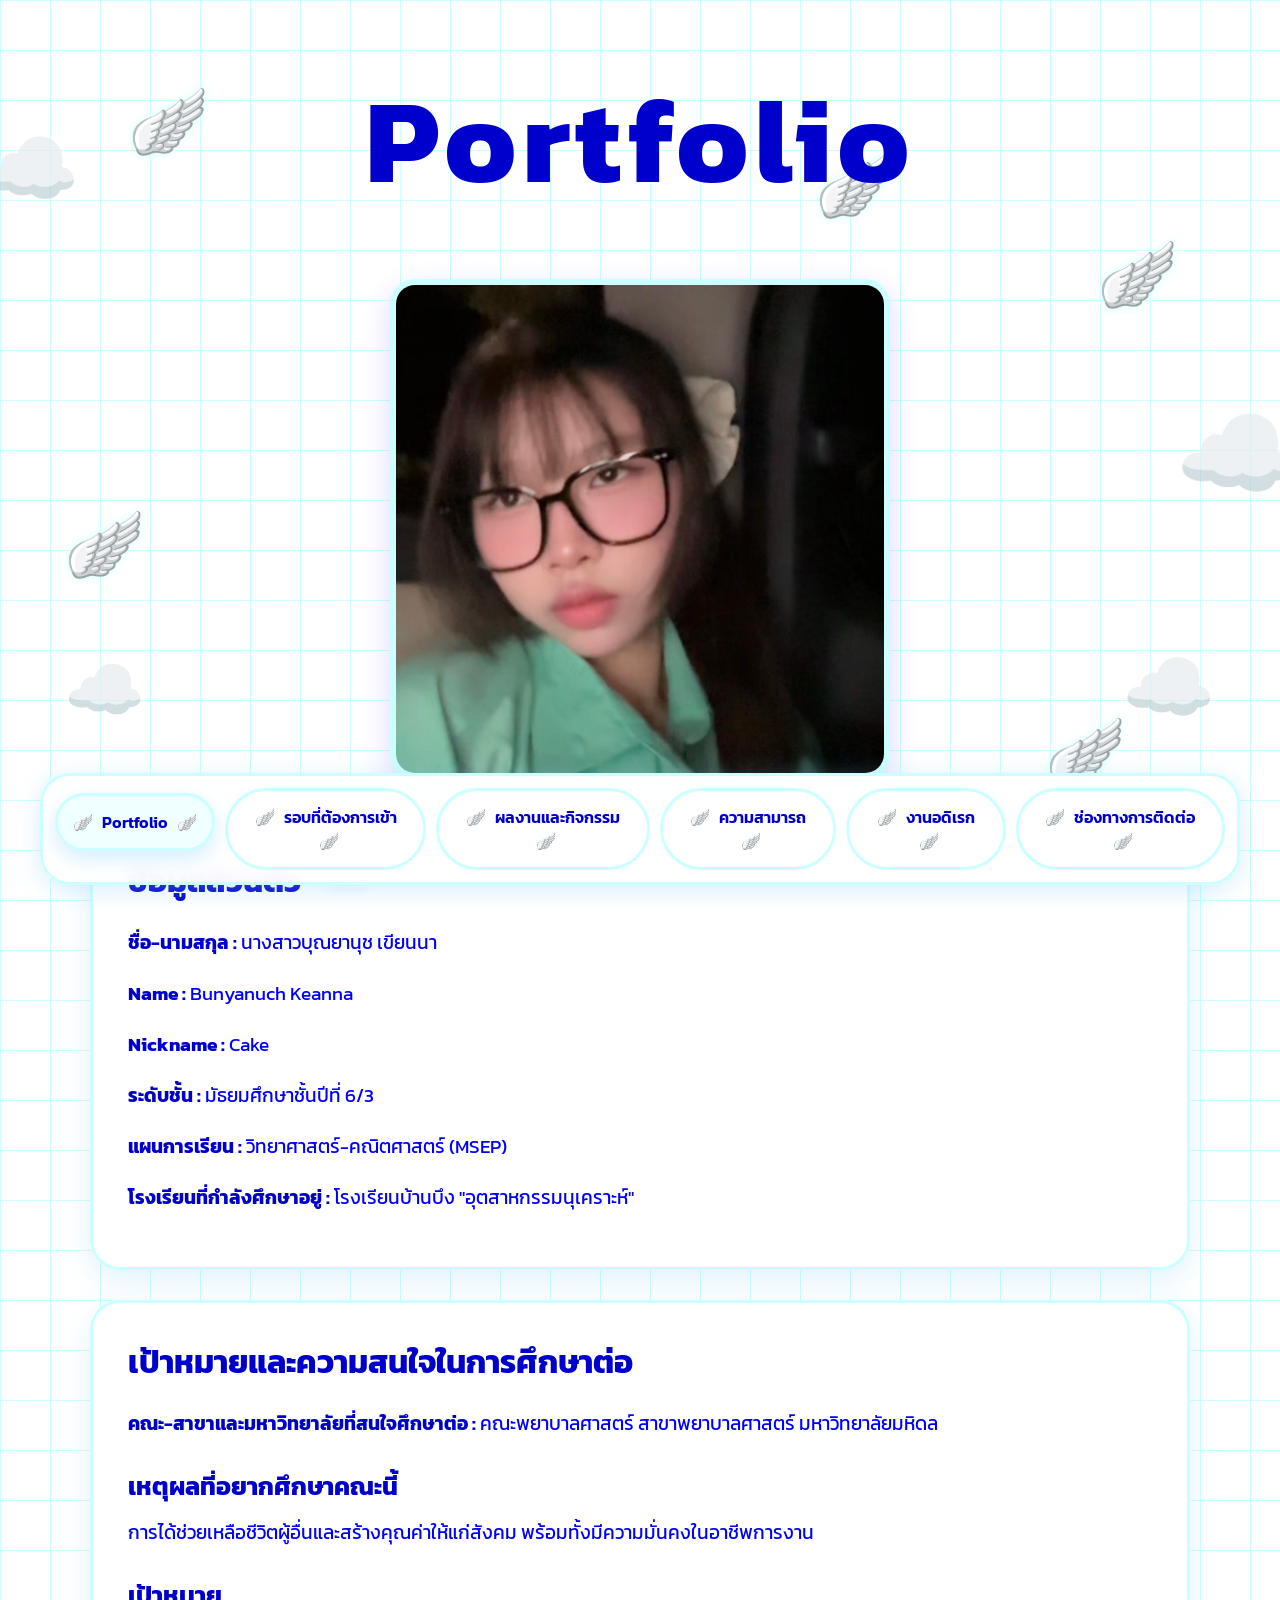
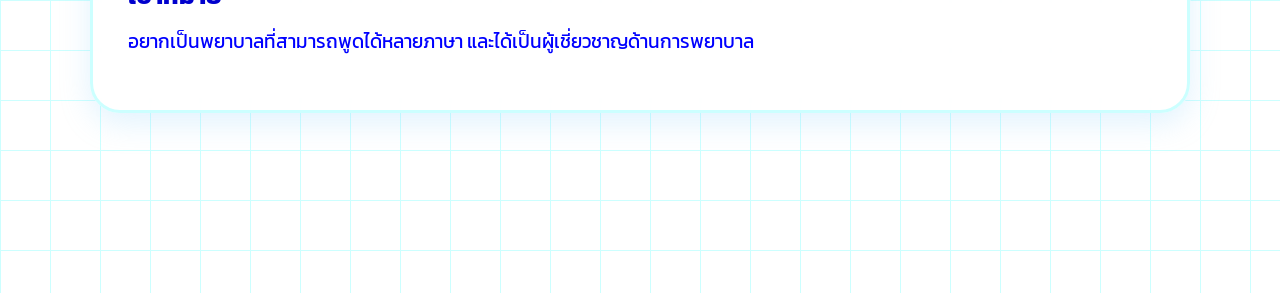
<file: index.html>
<!DOCTYPE html>
<html lang="th">

<head>
    <meta charset="UTF-8">
    <meta name="viewport" content="width=device-width, initial-scale=1.0">

    <title>Portfolio | Bunyanuch Keanna</title>

    <link rel="preconnect" href="https://fonts.googleapis.com">
    <link rel="preconnect" href="https://fonts.gstatic.com" crossorigin>

    <link
        href="https://fonts.googleapis.com/css2?family=Kanit:wght@300;400;500;600;700&display=swap"
        rel="stylesheet"
    >

    <link rel="stylesheet" href="style.css">
</head>

<body>

    <!-- ปีกนางฟ้า -->
    <div class="wing wing1">🪽</div>
    <div class="wing wing2">🪽</div>
    <div class="wing wing3">🪽</div>
    <div class="wing wing4">🪽</div>
    <div class="wing wing5">🪽</div>
    <div class="wing wing6">🪽</div>

    <!-- เมฆ -->
    <div class="cloud cloud1">☁️</div>
    <div class="cloud cloud2">☁️</div>
    <div class="cloud cloud3">☁️</div>
    <div class="cloud cloud4">☁️</div>


    <main class="page">

        <div class="content">

            <h1 class="main-title">
                Portfolio
            </h1>


            <!-- รูป Portfolio -->
            <img
                src="images/profile.jpg"
                alt="รูป Portfolio"
                class="profile-image"
            >


            <!-- ข้อมูลส่วนตัว -->
            <div class="box">

                <h2>ข้อมูลส่วนตัว</h2>

                <p>
                    <strong>ชื่อ-นามสกุล :</strong>
                    นางสาวบุณยานุช เขียนนา
                </p>

                <p>
                    <strong>Name :</strong>
                    Bunyanuch Keanna
                </p>

                <p>
                    <strong>Nickname :</strong>
                    Cake
                </p>

                <p>
                    <strong>ระดับชั้น :</strong>
                    มัธยมศึกษาชั้นปีที่ 6/3
                </p>

                <p>
                    <strong>แผนการเรียน :</strong>
                    วิทยาศาสตร์-คณิตศาสตร์ (MSEP)
                </p>

                <p>
                    <strong>โรงเรียนที่กำลังศึกษาอยู่ :</strong>
                    โรงเรียนบ้านบึง "อุตสาหกรรมนุเคราะห์"
                </p>

            </div>


            <!-- เป้าหมาย -->
            <div class="box">

                <h2>
                    เป้าหมายและความสนใจในการศึกษาต่อ
                </h2>

                <p>
                    <strong>
                        คณะ-สาขาและมหาวิทยาลัยที่สนใจศึกษาต่อ :
                    </strong>

                    คณะพยาบาลศาสตร์
                    สาขาพยาบาลศาสตร์
                    มหาวิทยาลัยมหิดล
                </p>


                <h3>
                    เหตุผลที่อยากศึกษาคณะนี้
                </h3>

                <p>
                    การได้ช่วยเหลือชีวิตผู้อื่นและสร้างคุณค่าให้แก่สังคม
                    พร้อมทั้งมีความมั่นคงในอาชีพการงาน
                </p>


                <h3>
                    เป้าหมาย
                </h3>

                <p>
                    อยากเป็นพยาบาลที่สามารถพูดได้หลายภาษา
                    และได้เป็นผู้เชี่ยวชาญด้านการพยาบาล
                </p>

            </div>

        </div>

    </main>


    <!-- เมนู -->
    <nav class="bottom-nav">

        <a href="index.html" class="nav-button active">
            Portfolio
        </a>

        <a href="round.html" class="nav-button">
            รอบที่ต้องการเข้า
        </a>

        <a href="portfolio.html" class="nav-button">
            ผลงานและกิจกรรม
        </a>

        <a href="skills.html" class="nav-button">
            ความสามารถ
        </a>

        <a href="hobby.html" class="nav-button">
            งานอดิเรก
        </a>

        <a href="contact.html" class="nav-button">
            ช่องทางการติดต่อ
        </a>

    </nav>

</body>
</html>
</file>
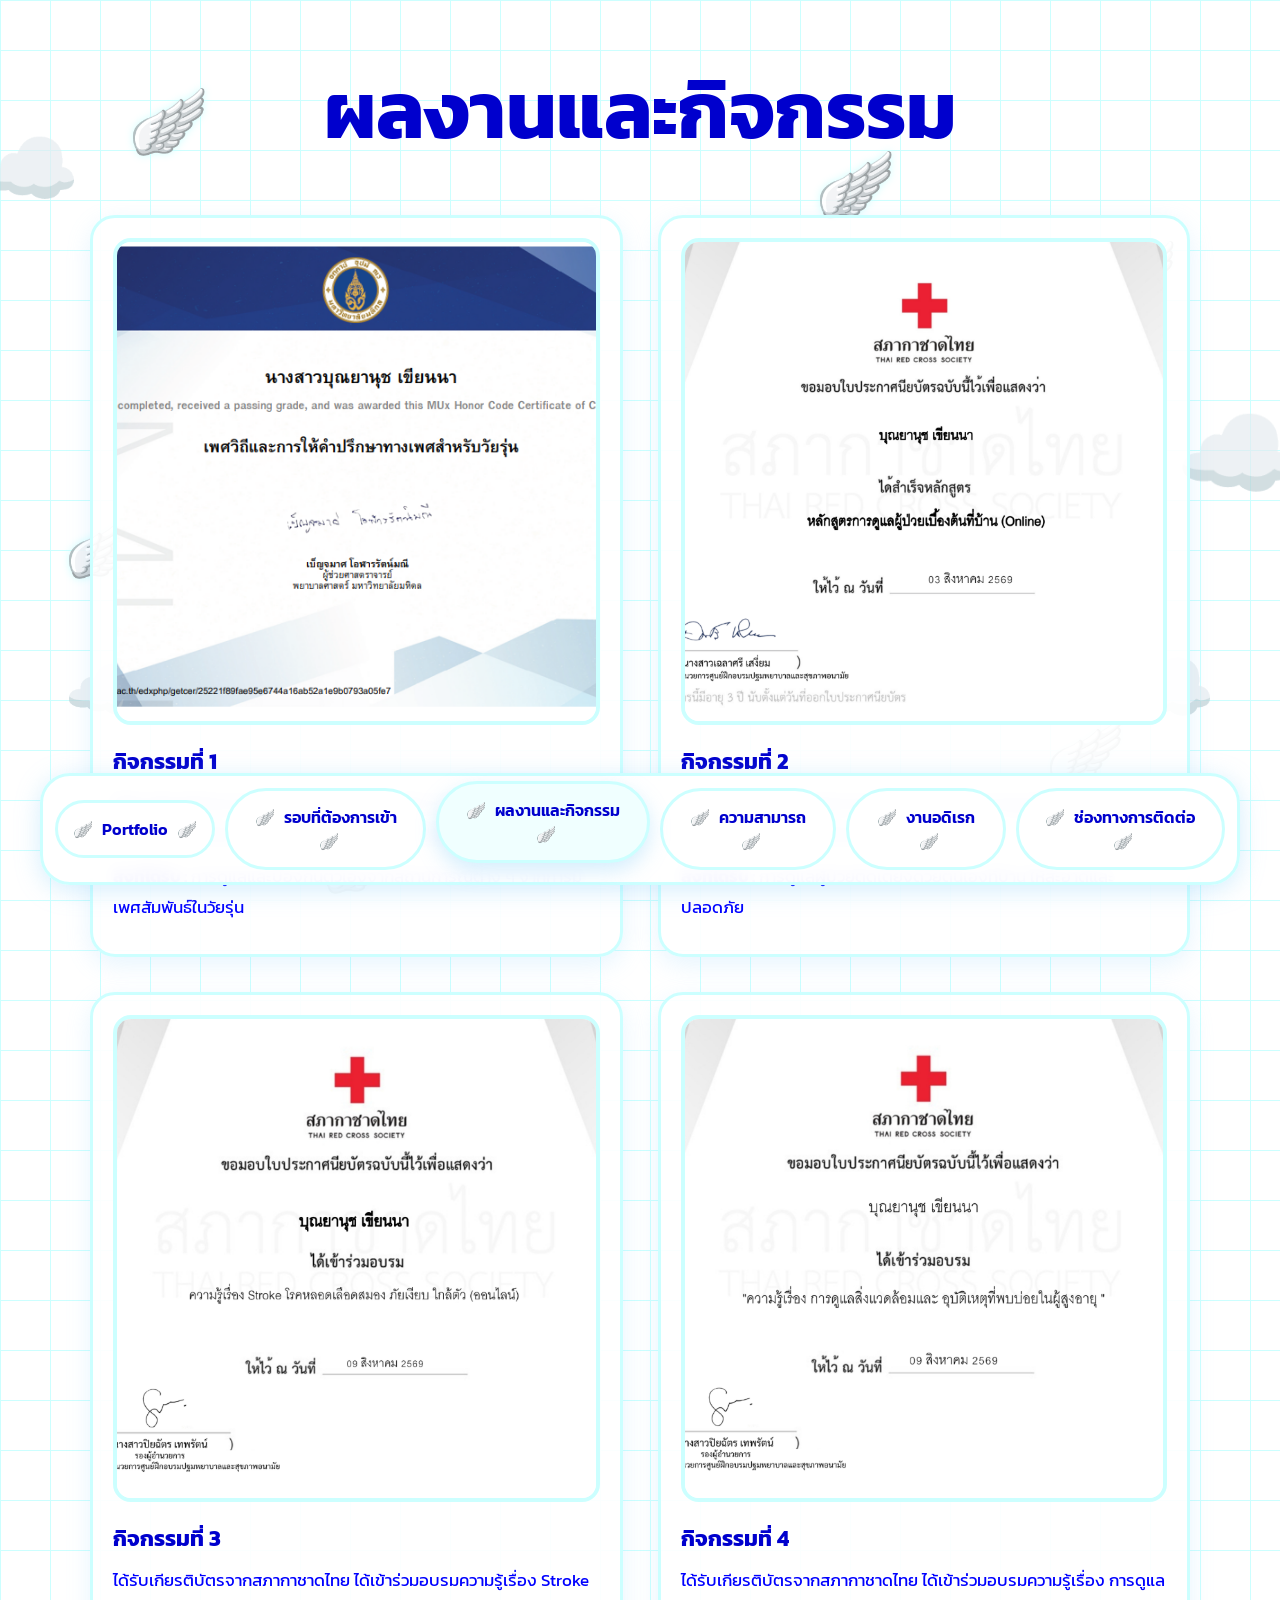
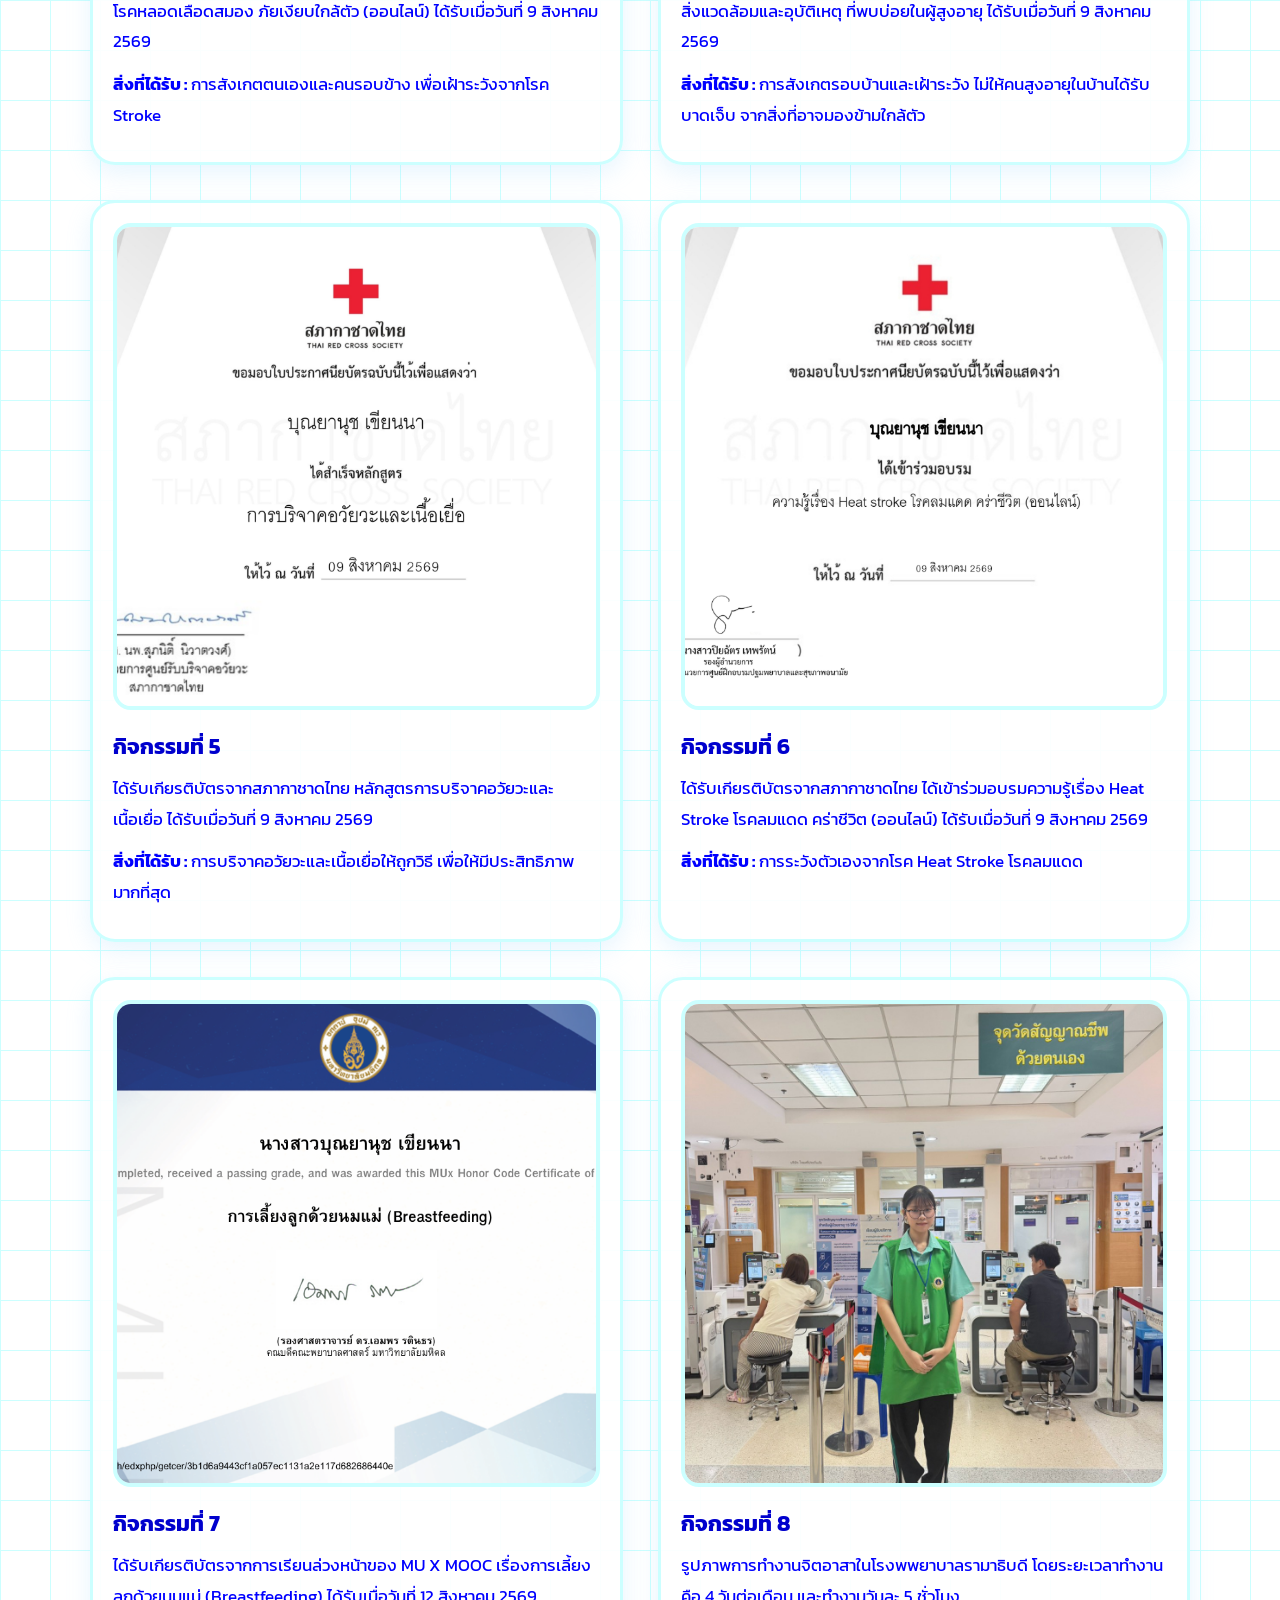
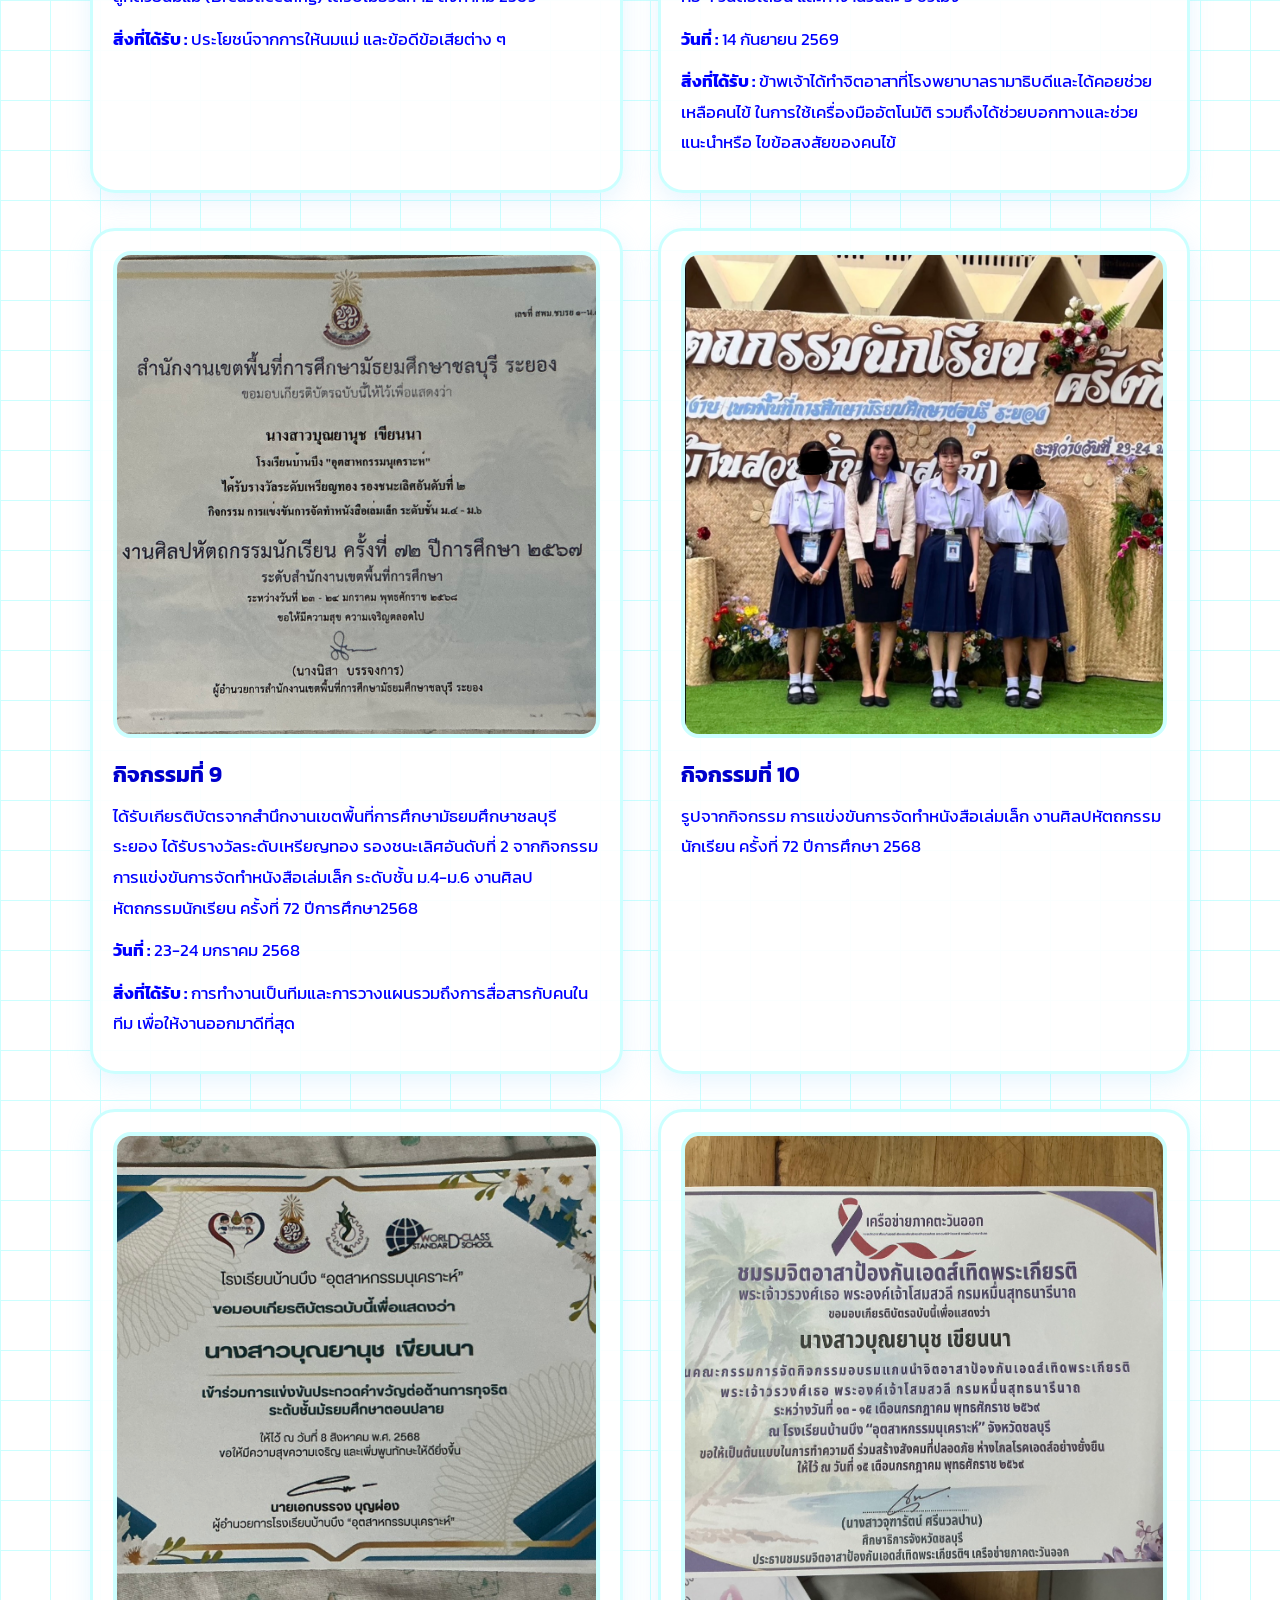
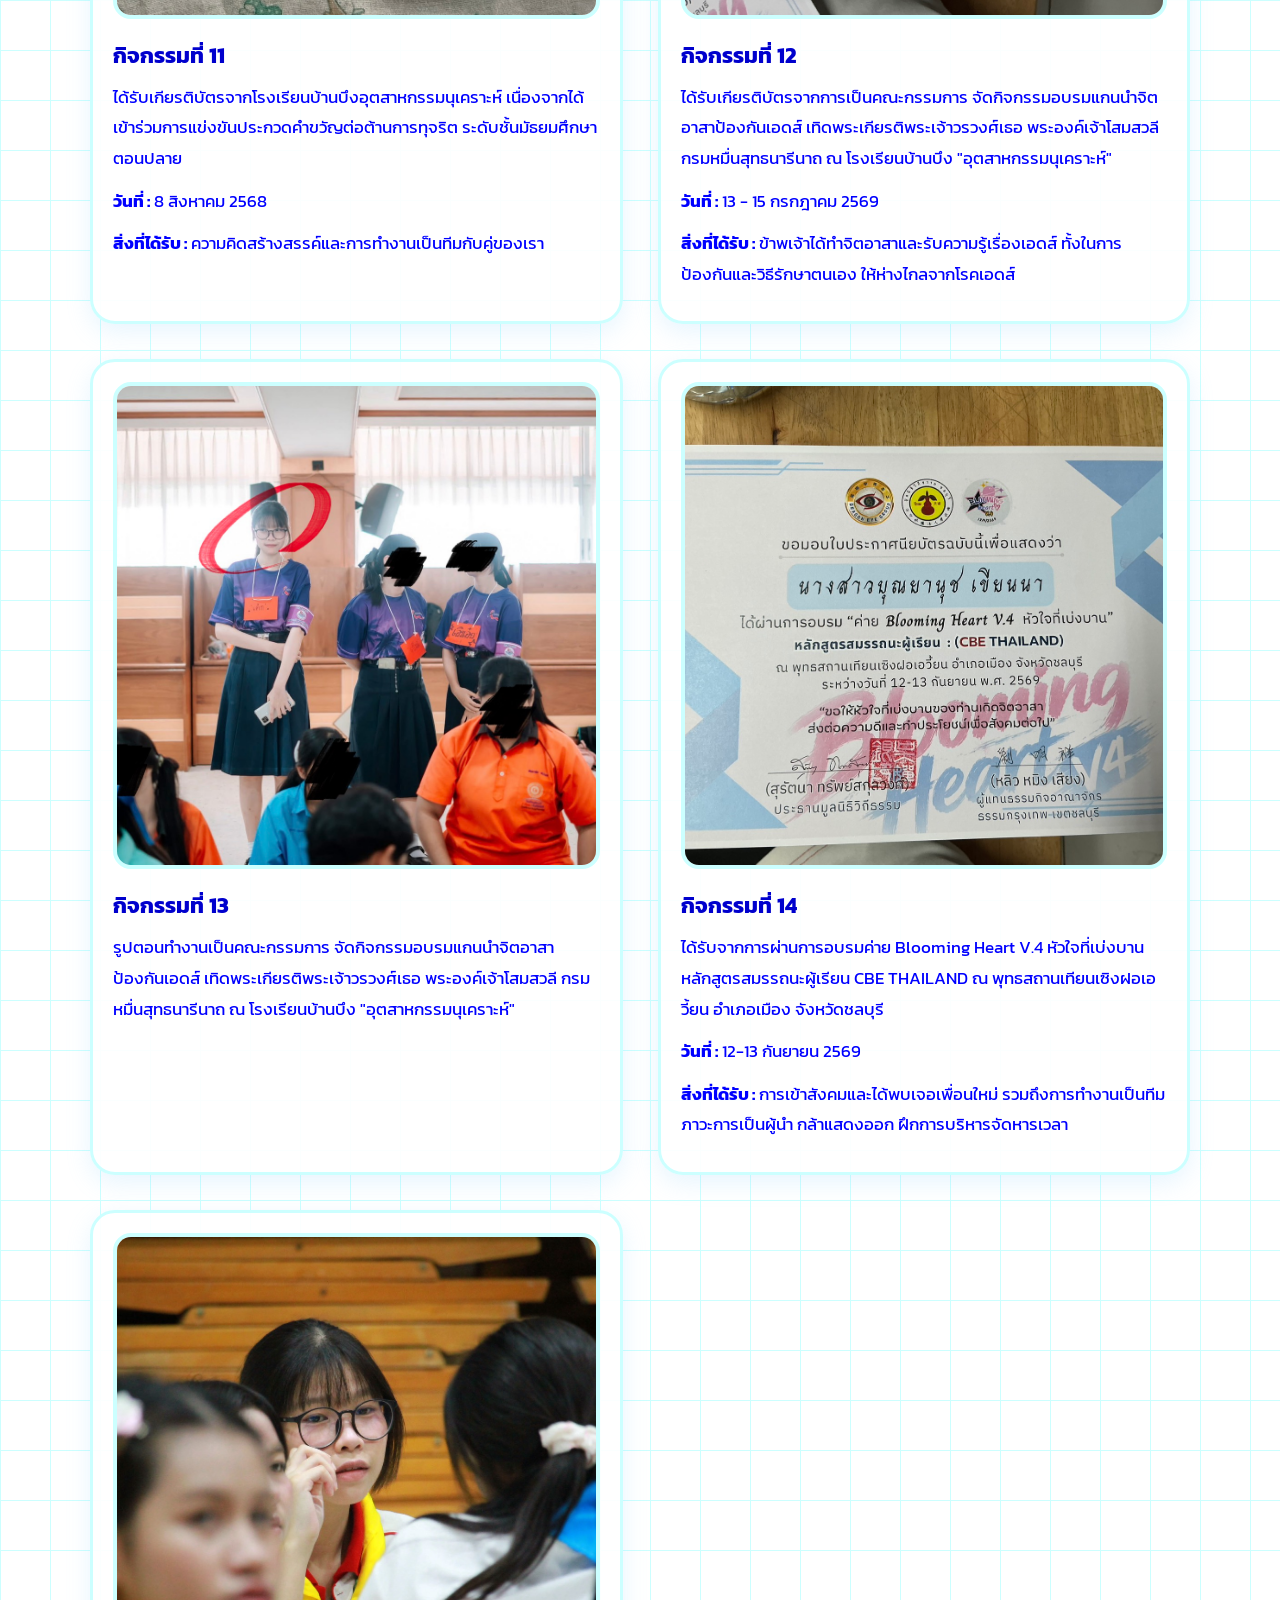
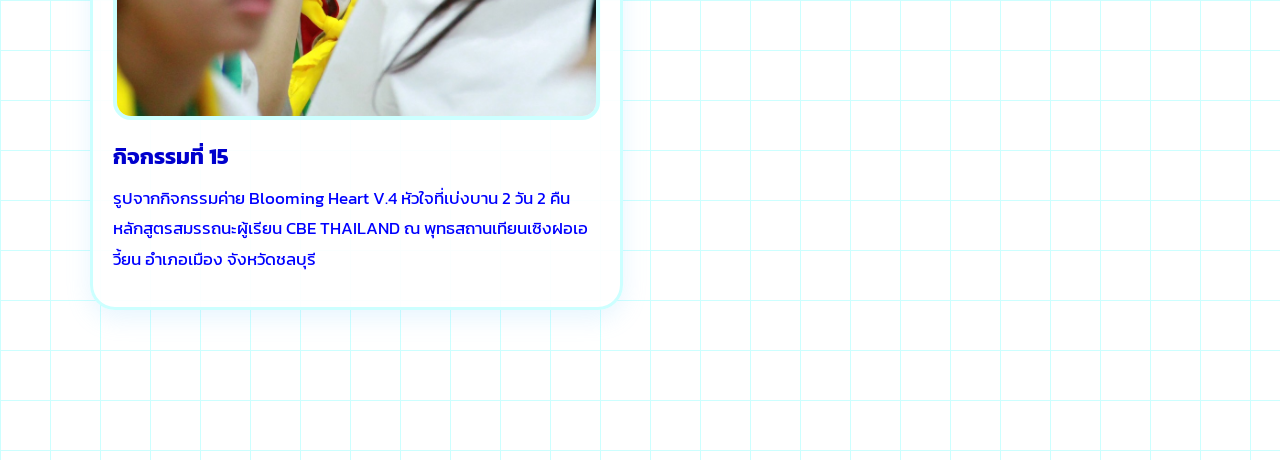
<file: portfolio.html>
<!DOCTYPE html>
<html lang="th">

<head>

    <meta charset="UTF-8">

    <meta
        name="viewport"
        content="width=device-width, initial-scale=1.0"
    >

    <title>ผลงานและกิจกรรม | Bunyanuch</title>

    <link
        href="https://fonts.googleapis.com/css2?family=Kanit:wght@300;400;500;600;700&display=swap"
        rel="stylesheet"
    >

    <link rel="stylesheet" href="style.css">

</head>


<body>

    <!-- ตกแต่ง -->
    <div class="wing wing1">🪽</div>
    <div class="wing wing2">🪽</div>
    <div class="wing wing3">🪽</div>
    <div class="wing wing4">🪽</div>
    <div class="wing wing5">🪽</div>
    <div class="wing wing6">🪽</div>

    <div class="cloud cloud1">☁️</div>
    <div class="cloud cloud2">☁️</div>
    <div class="cloud cloud3">☁️</div>
    <div class="cloud cloud4">☁️</div>


    <main class="page">

        <div class="content">

            <h1 class="page-title">
                ผลงานและกิจกรรม
            </h1>


            <div class="works-grid">


                <!-- ผลงาน 1 -->
                <div class="work-card">

                    <img
                        src="images/work1.jpg"
                        alt="MU X MOOC เพศวิถี"
                        class="work-image"
                    >

                    <h3>
                        กิจกรรมที่ 1
                    </h3>

                    <p>
                        ได้รับเกียรติบัตรจากการเรียนล่วงหน้าของ
                        MU X MOOC เรื่องเพศวิถีและการให้คำปรึกษา
                        ทางเพศสำหรับวัยรุ่น
                        ได้รับเมื่อวันที่ 11 สิงหาคม 2569
                    </p>

                    <p>
                        <strong>สิ่งที่ได้รับ :</strong>
                        การดูแลและป้องกันตัวเองจากสถานการณ์ต่าง ๆ
                        จากการมีเพศสัมพันธ์ในวัยรุ่น
                    </p>

                </div>


                <!-- ผลงาน 2 -->
                <div class="work-card">

                    <img
                        src="images/work2.jpg"
                        alt="การดูแลผู้ป่วย"
                        class="work-image"
                    >

                    <h3>
                        กิจกรรมที่ 2
                    </h3>

                    <p>
                        ได้รับเกียรติบัตรจากสภากาชาดไทย
                        หลักสูตรการดูแลผู้ป่วยเบื้องต้นที่บ้าน
                        (Online)
                        ได้รับเมื่อวันที่ 3 สิงหาคม 2569
                    </p>

                    <p>
                        <strong>สิ่งที่ได้รับ :</strong>
                        การดูแลผู้ป่วยติดเตียงด้วยตนเองที่บ้าน
                        ให้สะอาดและปลอดภัย
                    </p>

                </div>


                <!-- ผลงาน 3 -->
                <div class="work-card">

                    <img
                        src="images/work3.jpg"
                        alt="Stroke"
                        class="work-image"
                    >

                    <h3>
                        กิจกรรมที่ 3
                    </h3>

                    <p>
                        ได้รับเกียรติบัตรจากสภากาชาดไทย
                        ได้เข้าร่วมอบรมความรู้เรื่อง Stroke
                        โรคหลอดเลือดสมอง ภัยเงียบใกล้ตัว
                        (ออนไลน์)
                        ได้รับเมื่อวันที่ 9 สิงหาคม 2569
                    </p>

                    <p>
                        <strong>สิ่งที่ได้รับ :</strong>
                        การสังเกตตนเองและคนรอบข้าง
                        เพื่อเฝ้าระวังจากโรค Stroke
                    </p>

                </div>


                <!-- ผลงาน 4 -->
                <div class="work-card">

                    <img
                        src="images/work4.jpg"
                        alt="การดูแลผู้สูงอายุ"
                        class="work-image"
                    >

                    <h3>
                        กิจกรรมที่ 4
                    </h3>

                    <p>
                        ได้รับเกียรติบัตรจากสภากาชาดไทย
                        ได้เข้าร่วมอบรมความรู้เรื่อง
                        การดูแลสิ่งแวดล้อมและอุบัติเหตุ
                        ที่พบบ่อยในผู้สูงอายุ
                        ได้รับเมื่อวันที่ 9 สิงหาคม 2569
                    </p>

                    <p>
                        <strong>สิ่งที่ได้รับ :</strong>
                        การสังเกตรอบบ้านและเฝ้าระวัง
                        ไม่ให้คนสูงอายุในบ้านได้รับบาดเจ็บ
                        จากสิ่งที่อาจมองข้ามใกล้ตัว
                    </p>

                </div>


                <!-- ผลงาน 5 -->
                <div class="work-card">

                    <img
                        src="images/work5.jpg"
                        alt="การบริจาคอวัยวะ"
                        class="work-image"
                    >

                    <h3>
                        กิจกรรมที่ 5
                    </h3>

                    <p>
                        ได้รับเกียรติบัตรจากสภากาชาดไทย
                        หลักสูตรการบริจาคอวัยวะและเนื้อเยื่อ
                        ได้รับเมื่อวันที่ 9 สิงหาคม 2569
                    </p>

                    <p>
                        <strong>สิ่งที่ได้รับ :</strong>
                        การบริจาคอวัยวะและเนื้อเยื่อให้ถูกวิธี
                        เพื่อให้มีประสิทธิภาพมากที่สุด
                    </p>

                </div>


                <!-- ผลงาน 6 -->
                <div class="work-card">

                    <img
                        src="images/work6.jpg"
                        alt="Heat Stroke"
                        class="work-image"
                    >

                    <h3>
                        กิจกรรมที่ 6
                    </h3>

                    <p>
                        ได้รับเกียรติบัตรจากสภากาชาดไทย
                        ได้เข้าร่วมอบรมความรู้เรื่อง Heat Stroke
                        โรคลมแดด คร่าชีวิต (ออนไลน์)
                        ได้รับเมื่อวันที่ 9 สิงหาคม 2569
                    </p>

                    <p>
                        <strong>สิ่งที่ได้รับ :</strong>
                        การระวังตัวเองจากโรค Heat Stroke
                        โรคลมแดด
                    </p>

                </div>


                <!-- ผลงาน 7 -->
                <div class="work-card">

                    <img
                        src="images/work7.jpg"
                        alt="Breastfeeding"
                        class="work-image"
                    >

                    <h3>
                        กิจกรรมที่ 7
                    </h3>

                    <p>
                        ได้รับเกียรติบัตรจากการเรียนล่วงหน้าของ
                        MU X MOOC
                        เรื่องการเลี้ยงลูกด้วยนมแม่
                        (Breastfeeding)
                        ได้รับเมื่อวันที่ 12 สิงหาคม 2569
                    </p>

                    <p>
                        <strong>สิ่งที่ได้รับ :</strong>
                        ประโยชน์จากการให้นมแม่
                        และข้อดีข้อเสียต่าง ๆ
                    </p>

                </div>


                <!-- ผลงาน 8 -->
                <div class="work-card">

                    <img
                        src="images/work8.jpg"
                        alt="กิจกรรมจิตอาสาโรงพยาบาล"
                        class="work-image"
                    >

                    <h3>
                        กิจกรรมที่ 8
                    </h3>

                    <p>
                        รูปภาพการทำงานจิตอาสาในโรงพพยาบาลรามาธิบดี
                        โดยระยะเวลาทำงานคือ 4 วันต่อเดือน และทำงานวันละ 5 ชั่วโมง
                    </p>

                    <p>
                        <strong>วันที่ :</strong>
                        14 กันยายน 2569
                    </p>

                    <p>
                        <strong>สิ่งที่ได้รับ :</strong>
                        ข้าพเจ้าได้ทำจิตอาสาที่โรงพยาบาลรามาธิบดีและได้คอยช่วยเหลือคนไข้
                        ในการใช้เครื่องมืออัตโนมัติ รวมถึงได้ช่วยบอกทางและช่วยแนะนำหรือ
                        ไขข้อสงสัยของคนไข้
                        
                    </p>

                </div>


                <!-- ผลงาน 9 -->
                <div class="work-card">

                    <img
                        src="images/work9.jpg"
                        alt="งานศิลปหัตถกรรมนักเรียน ครั้งที่72"
                        class="work-image"
                    >

                    <h3>
                        กิจกรรมที่ 9
                    </h3>

                    <p>
                        ได้รับเกียรติบัตรจากสำนึกงานเขตพื้นที่การศึกษามัธยมศึกษาชลบุรี ระยอง
                        ได้รับรางวัลระดับเหรียญทอง รองชนะเลิศอันดับที่ 2
                        จากกิจกรรม การแข่งขันการจัดทำหนังสือเล่มเล็ก ระดับชั้น ม.4-ม.6
                        งานศิลปหัตถกรรมนักเรียน ครั้งที่ 72 ปีการศึกษา2568
                    </p>

                     <p>
                        <strong>วันที่ :</strong>
                        23-24 มกราคม 2568
                    </p>

                    <p>
                        <strong>สิ่งที่ได้รับ :</strong>
                        การทำงานเป็นทีมและการวางแผนรวมถึงการสื่อสารกับคนในทีม เพื่อให้งานออกมาดีที่สุด
                        
                    </p>

                </div>


                <!-- ผลงาน 10 -->
                <div class="work-card">

                    <img
                        src="images/work10.jpg"
                        alt="งานศิลปหัตถกรรมนักเรียน ครั้งที่72"
                        class="work-image"
                    >

                    <h3>
                        กิจกรรมที่ 10
                    </h3>

                    <p>
                        รูปจากกิจกรรม การแข่งขันการจัดทำหนังสือเล่มเล็ก
                        งานศิลปหัตถกรรมนักเรียน ครั้งที่ 72 ปีการศึกษา 2568
                    </p>
                
                </div>


                <!-- ผลงาน 11 -->
                <div class="work-card">

                    <img
                        src="images/work11.jpg"
                        alt="การแข่งขันประกวดคำขวัญต่อต้านการทุจริต"
                        class="work-image"
                    >

                    <h3>
                        กิจกรรมที่ 11
                    </h3>

                    <p>
                        ได้รับเกียรติบัตรจากโรงเรียนบ้านบึงอุตสาหกรรมนุเคราะห์
                        เนื่องจากได้เข้าร่วมการแข่งขันประกวดคำขวัญต่อต้านการทุจริต
                        ระดับชั้นมัธยมศึกษาตอนปลาย
                    </p>

                     <p>
                        <strong>วันที่ :</strong>
                        8 สิงหาคม 2568
                    </p>

                    <p>
                        <strong>สิ่งที่ได้รับ :</strong>
                        ความคิดสร้างสรรค์และการทำงานเป็นทีมกับคู่ของเรา
                        
                    </p>

                </div>


                <!-- ผลงาน 12 -->
                <div class="work-card">

                    <img
                        src="images/work12.jpg"
                        alt="กิจกรรมจิตอาสาป้องกันเอดส์"
                        class="work-image"
                    >

                    <h3>
                        กิจกรรมที่ 12
                    </h3>

                    <p>
                        ได้รับเกียรติบัตรจากการเป็นคณะกรรมการ
                        จัดกิจกรรมอบรมแกนนำจิตอาสาป้องกันเอดส์
                        เทิดพระเกียรติพระเจ้าวรวงศ์เธอ
                        พระองค์เจ้าโสมสวลี กรมหมื่นสุทธนารีนาถ
                        ณ โรงเรียนบ้านบึง "อุตสาหกรรมนุเคราะห์"
                    </p>

                     <p>
                        <strong>วันที่ :</strong>
                        13 - 15 กรกฎาคม 2569
                    </p>

                    <p>
                        <strong>สิ่งที่ได้รับ :</strong>
                         ข้าพเจ้าได้ทำจิตอาสาและรับความรู้เรื่องเอดส์
                        ทั้งในการป้องกันและวิธีรักษาตนเอง
                        ให้ห่างไกลจากโรคเอดส์
                    </p>

                </div>


                <!-- ผลงาน 13 -->
                <div class="work-card">

                    <img
                        src="images/work13.jpg"
                        alt="รูปกิจกรรมจิตอาสาป้องกันเอดส์"
                        class="work-image"
                    >

                    <h3>
                        กิจกรรมที่ 13
                    </h3>

                    <p>
                        รูปตอนทำงานเป็นคณะกรรมการ
                        จัดกิจกรรมอบรมแกนนำจิตอาสาป้องกันเอดส์
                        เทิดพระเกียรติพระเจ้าวรวงศ์เธอ
                        พระองค์เจ้าโสมสวลี กรมหมื่นสุทธนารีนาถ
                        ณ โรงเรียนบ้านบึง "อุตสาหกรรมนุเคราะห์"
                    </p>

                </div>


                <!-- ผลงาน 14 -->
                <div class="work-card">

                    <img
                        src="images/work14.jpg"
                        alt="กิจกรรมค่ายคุณธรรมไทย-จีน"
                        class="work-image"
                    >

                    <h3>
                        กิจกรรมที่ 14
                    </h3>

                    <p>
                        ได้รับจากการผ่านการอบรมค่าย Blooming Heart V.4 หัวใจที่เบ่งบาน
                        หลักสูตรสมรรถนะผู้เรียน CBE THAILAND ณ พุทธสถานเทียนเซิงฝอเอวี้ยน
                        อำเภอเมือง จังหวัดชลบุรี                        
                    </p>

                     <p>
                        <strong>วันที่ :</strong>
                        12-13 กันยายน 2569
                    </p>

                    <p>
                        <strong>สิ่งที่ได้รับ :</strong>
                         การเข้าสังคมและได้พบเจอเพื่อนใหม่ รวมถึงการทำงานเป็นทีม ภาวะการเป็นผู้นำ
                        กล้าแสดงออก ฝึกการบริหารจัดหารเวลา
                    </p>

                </div>


                <!-- ผลงาน 15 -->
                <div class="work-card">

                    <img
                        src="images/work15.jpg"
                        alt="รูปกิจกรรมค่ายไทย-จีน"
                        class="work-image"
                    >

                    <h3>
                        กิจกรรมที่ 15
                    </h3>

                    <p>
                        รูปจากกิจกรรมค่าย Blooming Heart V.4 หัวใจที่เบ่งบาน 2 วัน 2 คืน
                        หลักสูตรสมรรถนะผู้เรียน CBE THAILAND ณ พุทธสถานเทียนเซิงฝอเอวี้ยน
                        อำเภอเมือง จังหวัดชลบุรี
                    </p>

                </div>
                
            </div>

        </div>

    </main>


    <!-- เมนู -->
    <nav class="bottom-nav">

        <a href="index.html" class="nav-button">
            Portfolio
        </a>

        <a href="round.html" class="nav-button">
            รอบที่ต้องการเข้า
        </a>

        <a href="portfolio.html" class="nav-button active">
            ผลงานและกิจกรรม
        </a>

        <a href="skills.html" class="nav-button">
            ความสามารถ
        </a>

        <a href="hobby.html" class="nav-button">
            งานอดิเรก
        </a>

        <a href="contact.html" class="nav-button">
            ช่องทางการติดต่อ
        </a>

    </nav>

</body>
</html>
</file>
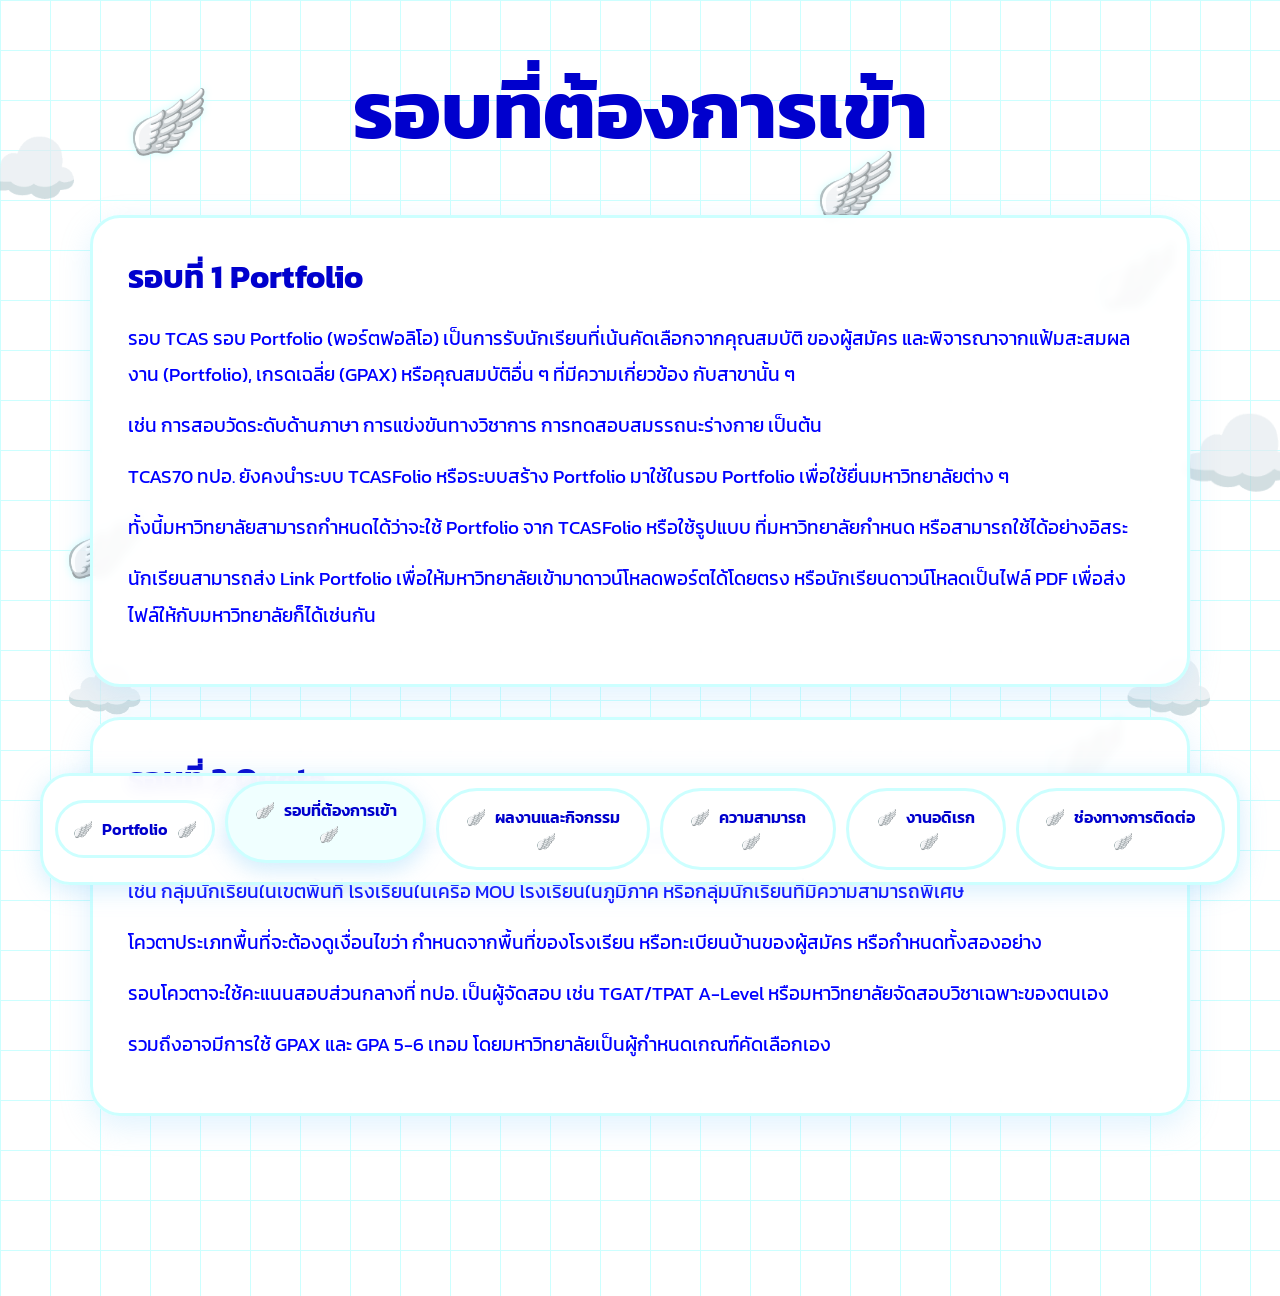
<file: round.html>
<!DOCTYPE html>
<html lang="th">

<head>

    <meta charset="UTF-8">

    <meta
        name="viewport"
        content="width=device-width, initial-scale=1.0"
    >

    <title>รอบที่ต้องการเข้า | Bunyanuch</title>

    <link
        href="https://fonts.googleapis.com/css2?family=Kanit:wght@300;400;500;600;700&display=swap"
        rel="stylesheet"
    >

    <link rel="stylesheet" href="style.css">

</head>


<body>

    <div class="wing wing1">🪽</div>
    <div class="wing wing2">🪽</div>
    <div class="wing wing3">🪽</div>
    <div class="wing wing4">🪽</div>
    <div class="wing wing5">🪽</div>
    <div class="wing wing6">🪽</div>

    <div class="cloud cloud1">☁️</div>
    <div class="cloud cloud2">☁️</div>
    <div class="cloud cloud3">☁️</div>
    <div class="cloud cloud4">☁️</div>


    <main class="page">

        <div class="content">

            <h1 class="page-title">
                รอบที่ต้องการเข้า
            </h1>


            <div class="box">

                <h2>
                    รอบที่ 1 Portfolio
                </h2>

                <p>
                    รอบ TCAS รอบ Portfolio (พอร์ตฟอลิโอ)
                    เป็นการรับนักเรียนที่เน้นคัดเลือกจากคุณสมบัติ
                    ของผู้สมัคร และพิจารณาจากแฟ้มสะสมผลงาน
                    (Portfolio), เกรดเฉลี่ย (GPAX)
                    หรือคุณสมบัติอื่น ๆ ที่มีความเกี่ยวข้อง
                    กับสาขานั้น ๆ
                </p>

                <p>
                    เช่น การสอบวัดระดับด้านภาษา
                    การแข่งขันทางวิชาการ
                    การทดสอบสมรรถนะร่างกาย เป็นต้น
                </p>

                <p>
                    TCAS70 ทปอ. ยังคงนำระบบ TCASFolio
                    หรือระบบสร้าง Portfolio มาใช้ในรอบ Portfolio
                    เพื่อใช้ยื่นมหาวิทยาลัยต่าง ๆ
                </p>

                <p>
                    ทั้งนี้มหาวิทยาลัยสามารถกำหนดได้ว่าจะใช้
                    Portfolio จาก TCASFolio หรือใช้รูปแบบ
                    ที่มหาวิทยาลัยกำหนด หรือสามารถใช้ได้อย่างอิสระ
                </p>

                <p>
                    นักเรียนสามารถส่ง Link Portfolio
                    เพื่อให้มหาวิทยาลัยเข้ามาดาวน์โหลดพอร์ตได้โดยตรง
                    หรือนักเรียนดาวน์โหลดเป็นไฟล์ PDF
                    เพื่อส่งไฟล์ให้กับมหาวิทยาลัยก็ได้เช่นกัน
                </p>

            </div>


            <div class="box">

                <h2>
                    รอบที่ 2 Quota
                </h2>

                <p>
                    รอบ Quota (โควตา) เน้นการรับสมัครนักเรียน
                    ที่มีคุณสมบัติเฉพาะตามที่มหาวิทยาลัยกำหนด
                </p>

                <p>
                    เช่น กลุ่มนักเรียนในเขตพื้นที่
                    โรงเรียนในเครือ MOU
                    โรงเรียนในภูมิภาค
                    หรือกลุ่มนักเรียนที่มีความสามารถพิเศษ
                </p>

                <p>
                    โควตาประเภทพื้นที่จะต้องดูเงื่อนไขว่า
                    กำหนดจากพื้นที่ของโรงเรียน
                    หรือทะเบียนบ้านของผู้สมัคร
                    หรือกำหนดทั้งสองอย่าง
                </p>

                <p>
                    รอบโควตาจะใช้คะแนนสอบส่วนกลางที่ ทปอ.
                    เป็นผู้จัดสอบ เช่น TGAT/TPAT A-Level
                    หรือมหาวิทยาลัยจัดสอบวิชาเฉพาะของตนเอง
                </p>

                <p>
                    รวมถึงอาจมีการใช้ GPAX และ GPA 5-6 เทอม
                    โดยมหาวิทยาลัยเป็นผู้กำหนดเกณฑ์คัดเลือกเอง
                </p>

            </div>

        </div>

    </main>


    <nav class="bottom-nav">

        <a href="index.html" class="nav-button">
            Portfolio
        </a>

        <a href="round.html" class="nav-button active">
            รอบที่ต้องการเข้า
        </a>

        <a href="portfolio.html" class="nav-button">
            ผลงานและกิจกรรม
        </a>

        <a href="skills.html" class="nav-button">
            ความสามารถ
        </a>

        <a href="hobby.html" class="nav-button">
            งานอดิเรก
        </a>

        <a href="contact.html" class="nav-button">
            ช่องทางการติดต่อ
        </a>

    </nav>

</body>
</html>
</file>
<file: style.css>
* {
    box-sizing: border-box;
    margin: 0;
    padding: 0;
}
html {
    scroll-behavior: smooth;
}
body {
    font-family: "Kanit", sans-serif;
    background: #FFFFFF;
    color: #0000FF;
    overflow-x: hidden;
}
/* =========================
   พื้นหลังตาราง
========================= */
.page {
    min-height: 100vh;
    padding: 50px 7% 150px;
    background-color: #FFFFFF;
    background-image:
        linear-gradient(#CCFFFF 1px, transparent 1px),
        linear-gradient(90deg, #CCFFFF 1px, transparent 1px);
    background-size: 50px 50px;
    position: relative;
}
/* =========================
   เนื้อหา
========================= */
.content {
    max-width: 1200px;
    margin: auto;
    position: relative;
    z-index: 5;
}
/* =========================
   หัวข้อ
========================= */
.main-title {
    text-align: center;
    color: #0000CD;
    font-size: clamp(55px, 10vw, 120px);
    font-weight: 700;
    margin-bottom: 50px;
    letter-spacing: 5px;
}
.page-title {
    text-align: center;
    color: #0000CD;
    font-size: clamp(40px, 7vw, 80px);
    font-weight: 700;
    margin-bottom: 45px;
}
/* =========================
   กล่องข้อความ
========================= */
.box {
    background: rgba(255, 255, 255, 0.9);
    border: 3px solid #CCFFFF;
    border-radius: 30px;
    padding: 35px;
    margin: 30px auto;
    box-shadow:
        0 10px 30px rgba(135, 206, 250, 0.25);
    backdrop-filter: blur(4px);
}
.box h2 {
    color: #0000CD;
    font-size: 32px;
    margin-bottom: 20px;
}
.box h3 {
    color: #0000CD;
    font-size: 25px;
    margin-top: 25px;
    margin-bottom: 10px;
}
.box p {
    color: #0000FF;
    font-size: 19px;
    line-height: 1.9;
    margin-bottom: 15px;
}
.box strong {
    color: #0000CD;
}
/* =========================
   รูป Portfolio
========================= */
.profile-image {
    display: block;
    width: min(500px, 85vw);
    aspect-ratio: 1 / 1;
    object-fit: cover;
    margin: 0 auto 40px;
    border: 6px solid #CCFFFF;
    border-radius: 25px;
    background: #FFFFFF;
    box-shadow:
        0 10px 30px rgba(0, 0, 255, 0.15);
}
/* =========================
   ผลงาน
========================= */
.works-grid {
    display: grid;
    grid-template-columns:
        repeat(2, 1fr);
    gap: 35px;
}
.work-card {
    background:
        rgba(255,255,255,0.92);
    border: 3px solid #CCFFFF;
    border-radius: 25px;
    padding: 20px;
    box-shadow:
        0 8px 25px
        rgba(135,206,250,0.2);
}
.work-image {
    width: 100%;
    aspect-ratio: 1 / 1;
    object-fit: cover;
    border-radius: 18px;
    border: 4px solid #CCFFFF;
    background: #FFFFFF;
    display: block;
    margin-bottom: 20px;
}
.work-card h3 {
    color: #0000CD;
    font-size: 22px;
    margin-bottom: 10px;
}
.work-card p {
    color: #0000FF;
    font-size: 17px;
    line-height: 1.8;
    margin-bottom: 12px;
}
/* =========================
   ความสามารถ / งานอดิเรก
========================= */
.list-box {
    max-width: 850px;
}
.big-list {
    list-style: none;
}
.big-list li {
    background:
        rgba(255,255,255,0.85);
    border: 2px solid #CCFFFF;
    border-radius: 20px;
    padding: 18px 25px;
    margin: 15px 0;
    color: #0000FF;
    font-size: 25px;
    transition: 0.3s;
}
.big-list li:hover {
    transform: translateX(10px);
    box-shadow:
        0 5px 20px
        rgba(135,206,250,0.3);
}
/* =========================
   ติดต่อ
========================= */
.contact-box {
    max-width: 800px;
    text-align: center;
}
.contact-item {
    color: #0000FF;
    font-size: 28px;
    margin: 25px 0;
}
.contact-label {
    color: #0000CD;
    font-weight: 600;
}
/* =========================
   ปีกนางฟ้า
========================= */
.wing {
    position: fixed;
    z-index: 1;
    color: #F0FFFF;
    text-shadow:
        0 0 8px #CCFFFF;
    font-size: 65px;
    opacity: 0.9;
    pointer-events: none;
    animation:
        wingFloat 5s ease-in-out infinite;
}
.wing1 {
    top: 8%;
    left: 10%;
}
.wing2 {
    top: 25%;
    right: 8%;
    animation-delay: 1s;
}
.wing3 {
    top: 55%;
    left: 5%;
    animation-delay: 2s;
}
.wing4 {
    top: 78%;
    right: 12%;
    animation-delay: 3s;
}
.wing5 {
    top: 90%;
    left: 25%;
    animation-delay: 1.5s;
}
.wing6 {
    top: 15%;
    right: 30%;
    animation-delay: 2.5s;
}
@keyframes wingFloat {
    0%, 100% {
        transform:
            translateY(0)
            rotate(-5deg);
    }
    50% {
        transform:
            translateY(-25px)
            rotate(5deg);
    }
}
/* =========================
   เมฆ
========================= */
.cloud {
    position: fixed;
    z-index: 1;
    color: #87CEFA;
    opacity: 0.65;
    font-size: 80px;
    pointer-events: none;
    animation:
        cloudMove 18s ease-in-out infinite;
}
.cloud1 {
    top: 12%;
    left: -20px;
}
.cloud2 {
    top: 42%;
    right: -20px;
    font-size: 100px;
    animation-duration: 23s;
}
.cloud3 {
    bottom: 18%;
    left: 5%;
    font-size: 65px;
    animation-duration: 20s;
}
.cloud4 {
    top: 70%;
    right: 5%;
    font-size: 75px;
    animation-duration: 25s;
}
@keyframes cloudMove {
    0%, 100% {
        transform: translateX(0);
    }
    50% {
        transform: translateX(80px);
    }
}
/* =========================
   เมนูด้านล่าง
========================= */
.bottom-nav {
    position: fixed;
    z-index: 100;
    bottom: 15px;
    left: 50%;
    transform: translateX(-50%);
    width: min(1200px, 95%);
    display: flex;
    justify-content: center;
    align-items: center;
    gap: 10px;
    padding: 12px;
    background:
        rgba(255,255,255,0.95);
    border: 3px solid #CCFFFF;
    border-radius: 30px;
    box-shadow:
        0 5px 25px
        rgba(135,206,250,0.35);
    backdrop-filter: blur(8px);
}
/* =========================
   ปุ่มเมนู
========================= */
.nav-button {
    min-width: 160px;
    padding: 14px 15px;
    border: 3px solid #CCFFFF;
    border-radius: 50px;
    background: #FFFFFF;
    color: #0000CD;
    text-decoration: none;
    text-align: center;
    font-family: "Kanit", sans-serif;
    font-size: 16px;
    font-weight: 600;
    transition: 0.3s;
}
.nav-button::before {
    content: "🪽";
    margin-right: 6px;
}
.nav-button::after {
    content: "🪽";
    margin-left: 6px;
}
.nav-button:hover,
.nav-button.active {
    background: #F0FFFF;
    transform:
        translateY(-7px);
    box-shadow:
        0 8px 20px
        rgba(135,206,250,0.35);
}
/* =========================
   Responsive
========================= */
@media (max-width: 900px) {
    .works-grid {
        grid-template-columns: 1fr;
    }
    .bottom-nav {
        overflow-x: auto;
        justify-content: flex-start;
    }
    .nav-button {
        min-width: 150px;
        white-space: nowrap;
    }
    .page {
        padding-left: 4%;
        padding-right: 4%;
    }
    .box {
        padding: 25px 20px;
    }
}
@media (max-width: 600px) {
    .page {
        padding-top: 35px;
        padding-bottom: 140px;
    }
    .box h2 {
        font-size: 27px;
    }
    .box p {
        font-size: 16px;
    }
    .big-list li {
        font-size: 19px;
    }
    .contact-item {
        font-size: 20px;
    }
    .wing {
        font-size: 45px;
    }
    .cloud {
        font-size: 55px;
    }
}
</file>
